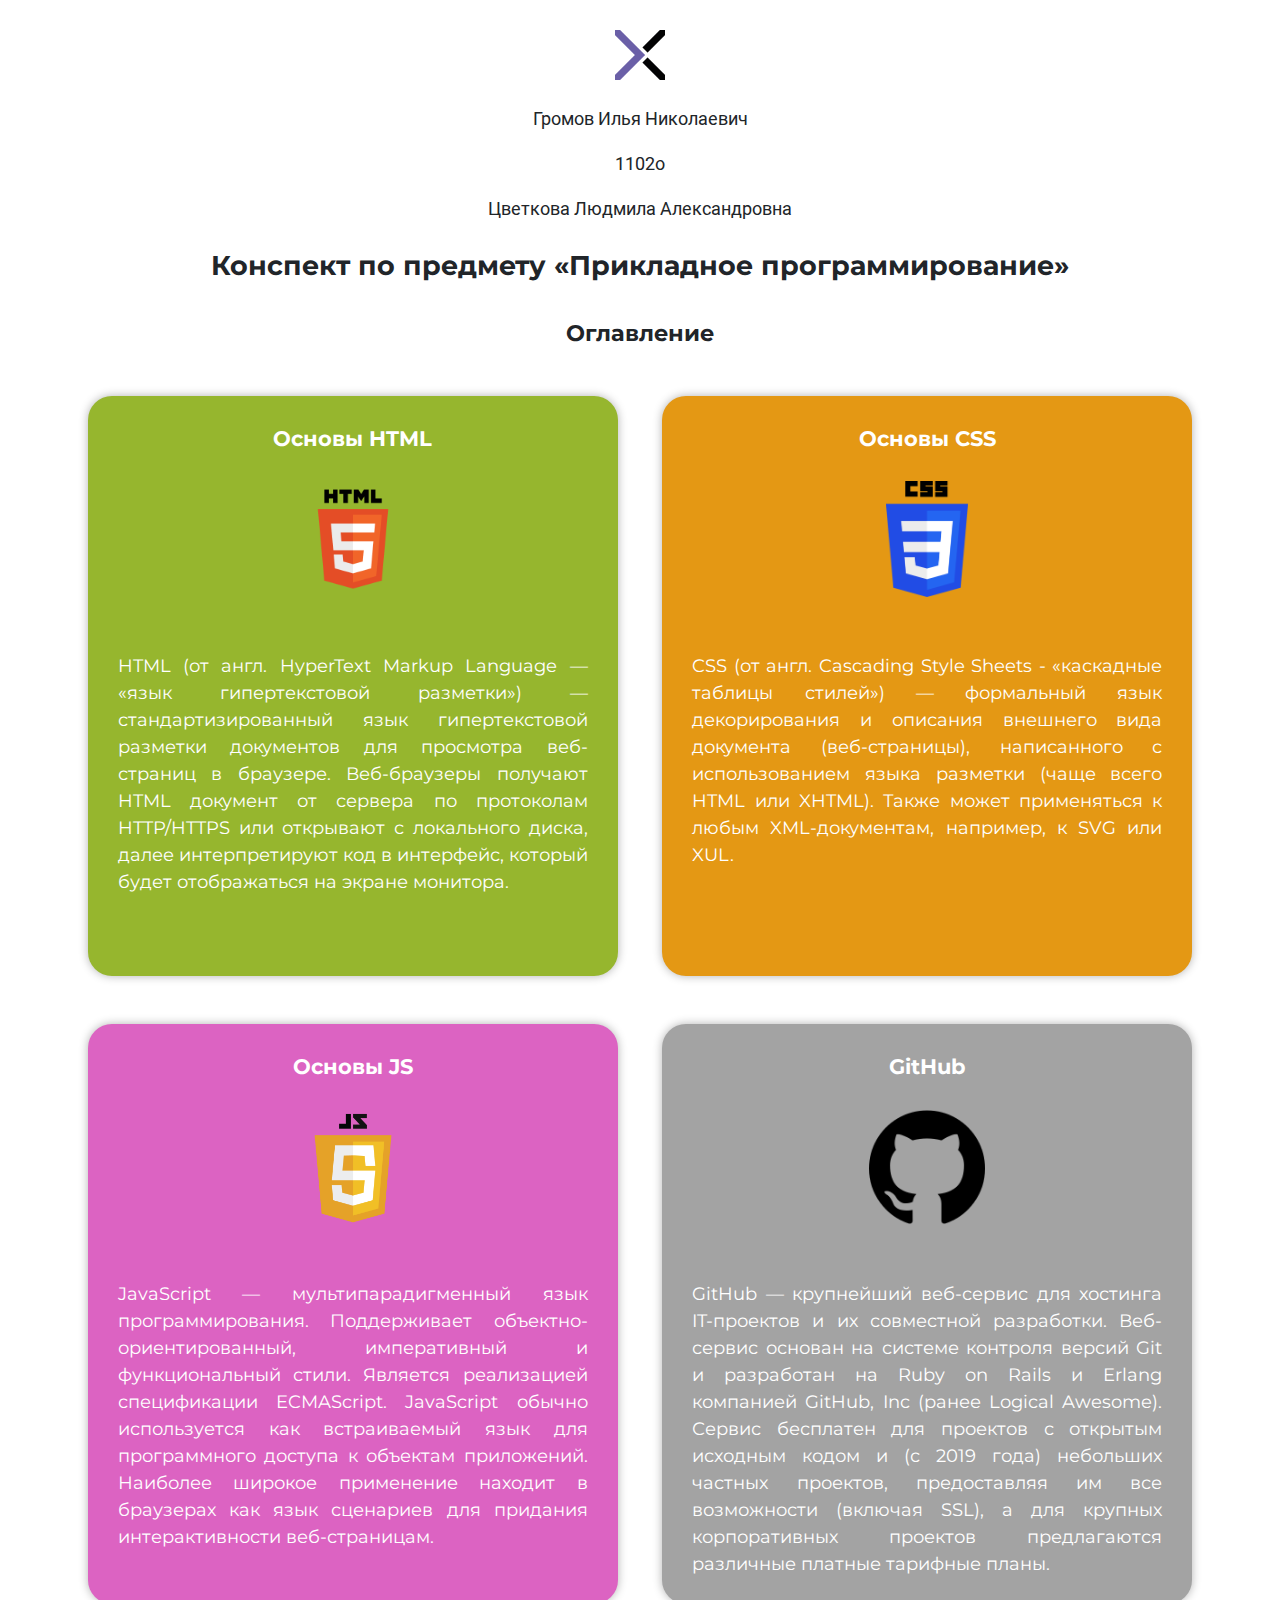
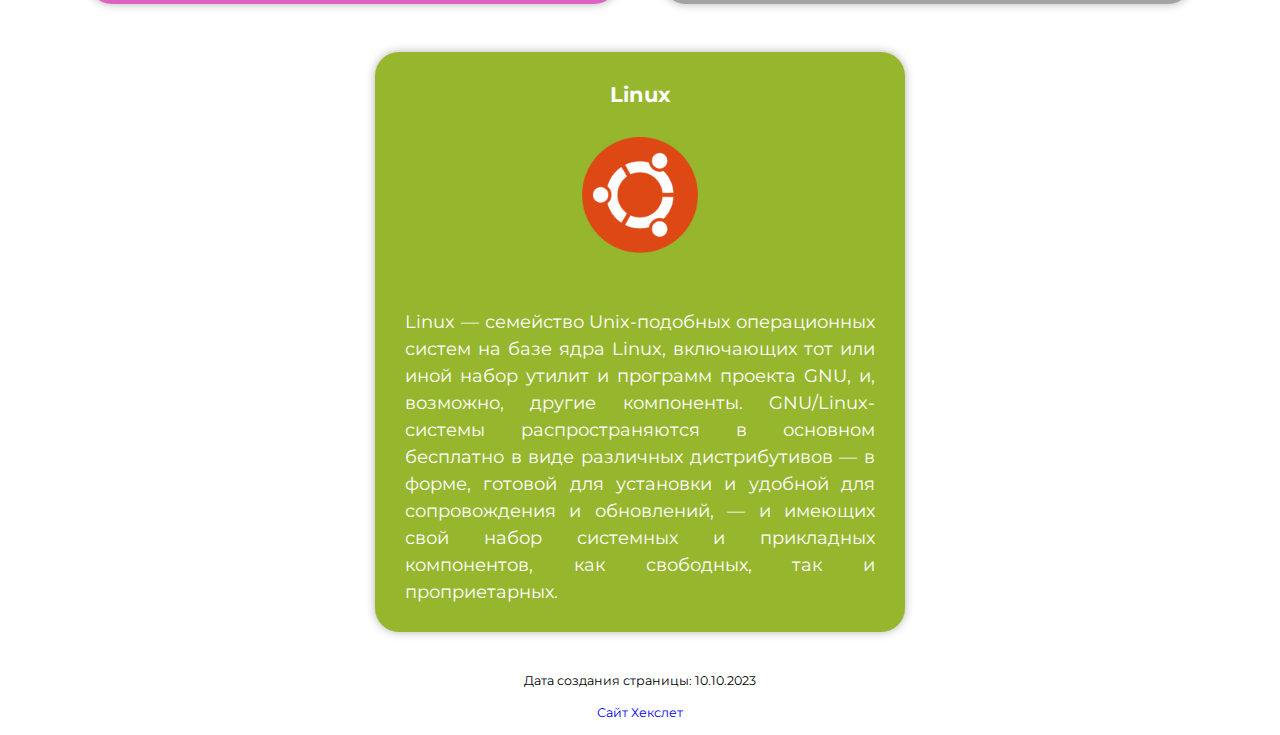
<file: index.html>
<!DOCTYPE html>
<html lang="ru">
  <head>
    <meta charset="UTF-8">
    <title>Contents</title>
    <link rel="stylesheet" href="main-style.css">
  </head>
  <body>
    <header>
        <img src="images/logo.png" alt="Логотип">
        <p>Громов Илья Николаевич</p>
        <p>1102о</p>
        <p>Цветкова Людмила Александровна</p>
    </header>
    <main>
        <h1>Конспект по предмету «Прикладное программирование»</h1>
        <h2>Оглавление</h2>
        <div class="blocks">
            <section class="block green-bg">
                <h3><a href="basic-html.html">Основы HTML</a></h3>
                <img src="images/html-logo.png" alt="Изображение для Основ HTML">
                <p>HTML (от англ. HyperText Markup Language — «язык гипертекстовой разметки») — стандартизированный язык гипертекстовой разметки документов для просмотра веб-страниц в браузере. Веб-браузеры получают HTML документ от сервера по протоколам HTTP/HTTPS или открывают с локального диска, далее интерпретируют код в интерфейс, который будет отображаться на экране монитора.</p>
            </section>
      
            <section class="block orange-bg">
                <h3><a href="basic-css.html">Основы CSS</a></h3>
                <img src="images/css-logo.png" alt="Изображение для Основ CSS">
                <p>CSS (от англ. Cascading Style Sheets - «каскадные таблицы стилей») — формальный язык декорирования и описания внешнего вида документа (веб-страницы), написанного с использованием языка разметки (чаще всего HTML или XHTML). Также может применяться к любым XML-документам, например, к SVG или XUL.</p>
            </section>
      
            <section class="block purple-bg">
                <h3><a href="basic-js.html">Основы JS</a></h3>
                <img src="images/js-logo.png" alt="Изображение для Основ JS">
                <p>JavaScript — мультипарадигменный язык программирования. Поддерживает объектно-ориентированный, императивный и функциональный стили. Является реализацией спецификации ECMAScript. JavaScript обычно используется как встраиваемый язык для программного доступа к объектам приложений. Наиболее широкое применение находит в браузерах как язык сценариев для придания интерактивности веб-страницам.</p>
            </section>
      
            <section class="block gray-bg">
                <h3><a href="basic-github.html">GitHub</a></h3>
                <img src="images/github-logo.png" alt="Изображение для GitHub">
                <p>GitHub — крупнейший веб-сервис для хостинга IT-проектов и их совместной разработки. Веб-сервис основан на системе контроля версий Git и разработан на Ruby on Rails и Erlang компанией GitHub, Inc (ранее Logical Awesome). Сервис бесплатен для проектов с открытым исходным кодом и (с 2019 года) небольших частных проектов, предоставляя им все возможности (включая SSL), а для крупных корпоративных проектов предлагаются различные платные тарифные планы.</p>
            </section>
      
            <section class="block green-bg">
                <h3><a href="basic-linux.html">Linux</a></h3>
                <img src="images/ubuntu-logo.png" alt="Изображение для Linux">
                <p>Linux — семейство Unix-подобных операционных систем на базе ядра Linux, включающих тот или иной набор утилит и программ проекта GNU, и, возможно, другие компоненты. GNU/Linux-системы распространяются в основном бесплатно в виде различных дистрибутивов — в форме, готовой для установки и удобной для сопровождения и обновлений, — и имеющих свой набор системных и прикладных компонентов, как свободных, так и проприетарных.</p>
            </section>
        </div>
    </main>
        <div class="footer">
            <footer>
                <p>Дата создания страницы: 10.10.2023</p>
                <p><a class="footer-link" href="https://ru.hexlet.io/" target="_blank">Сайт Хекслет</a></p>
            </footer>
        </div>
  </body>
</html>
</file>
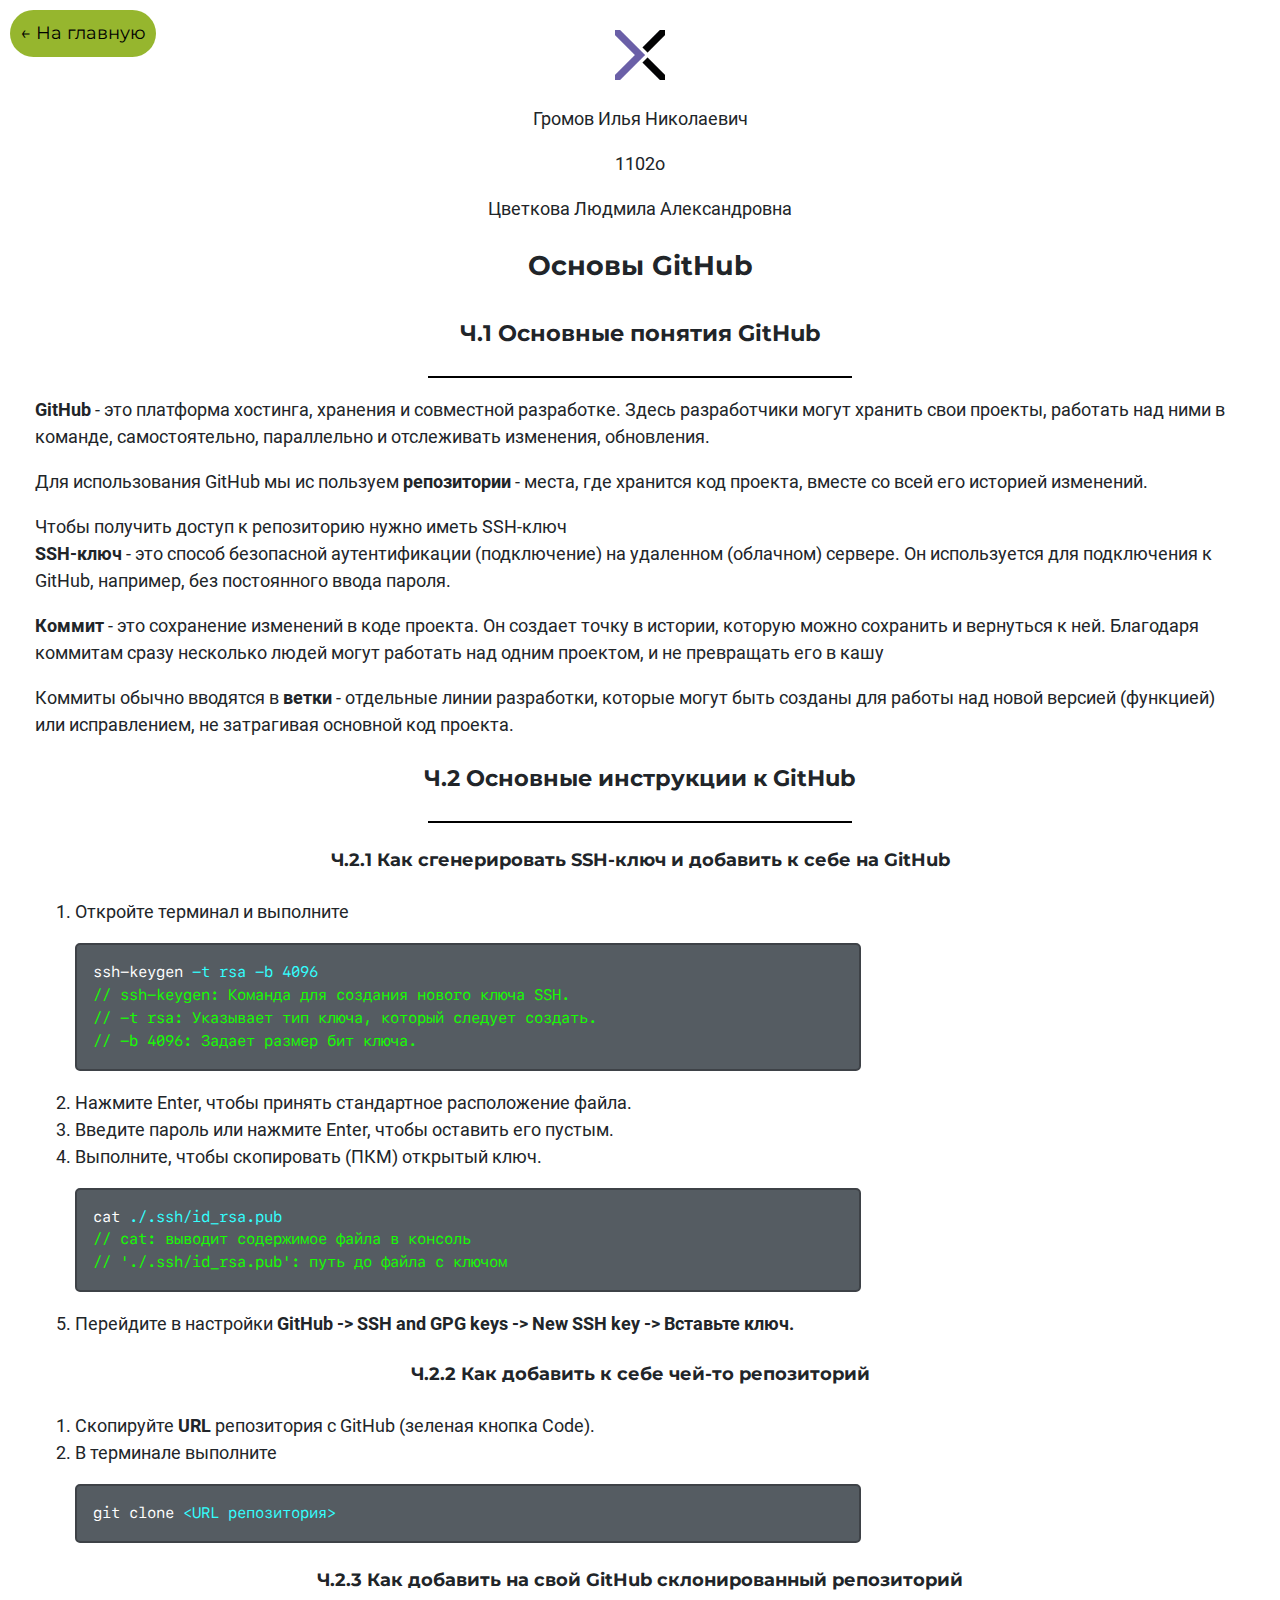
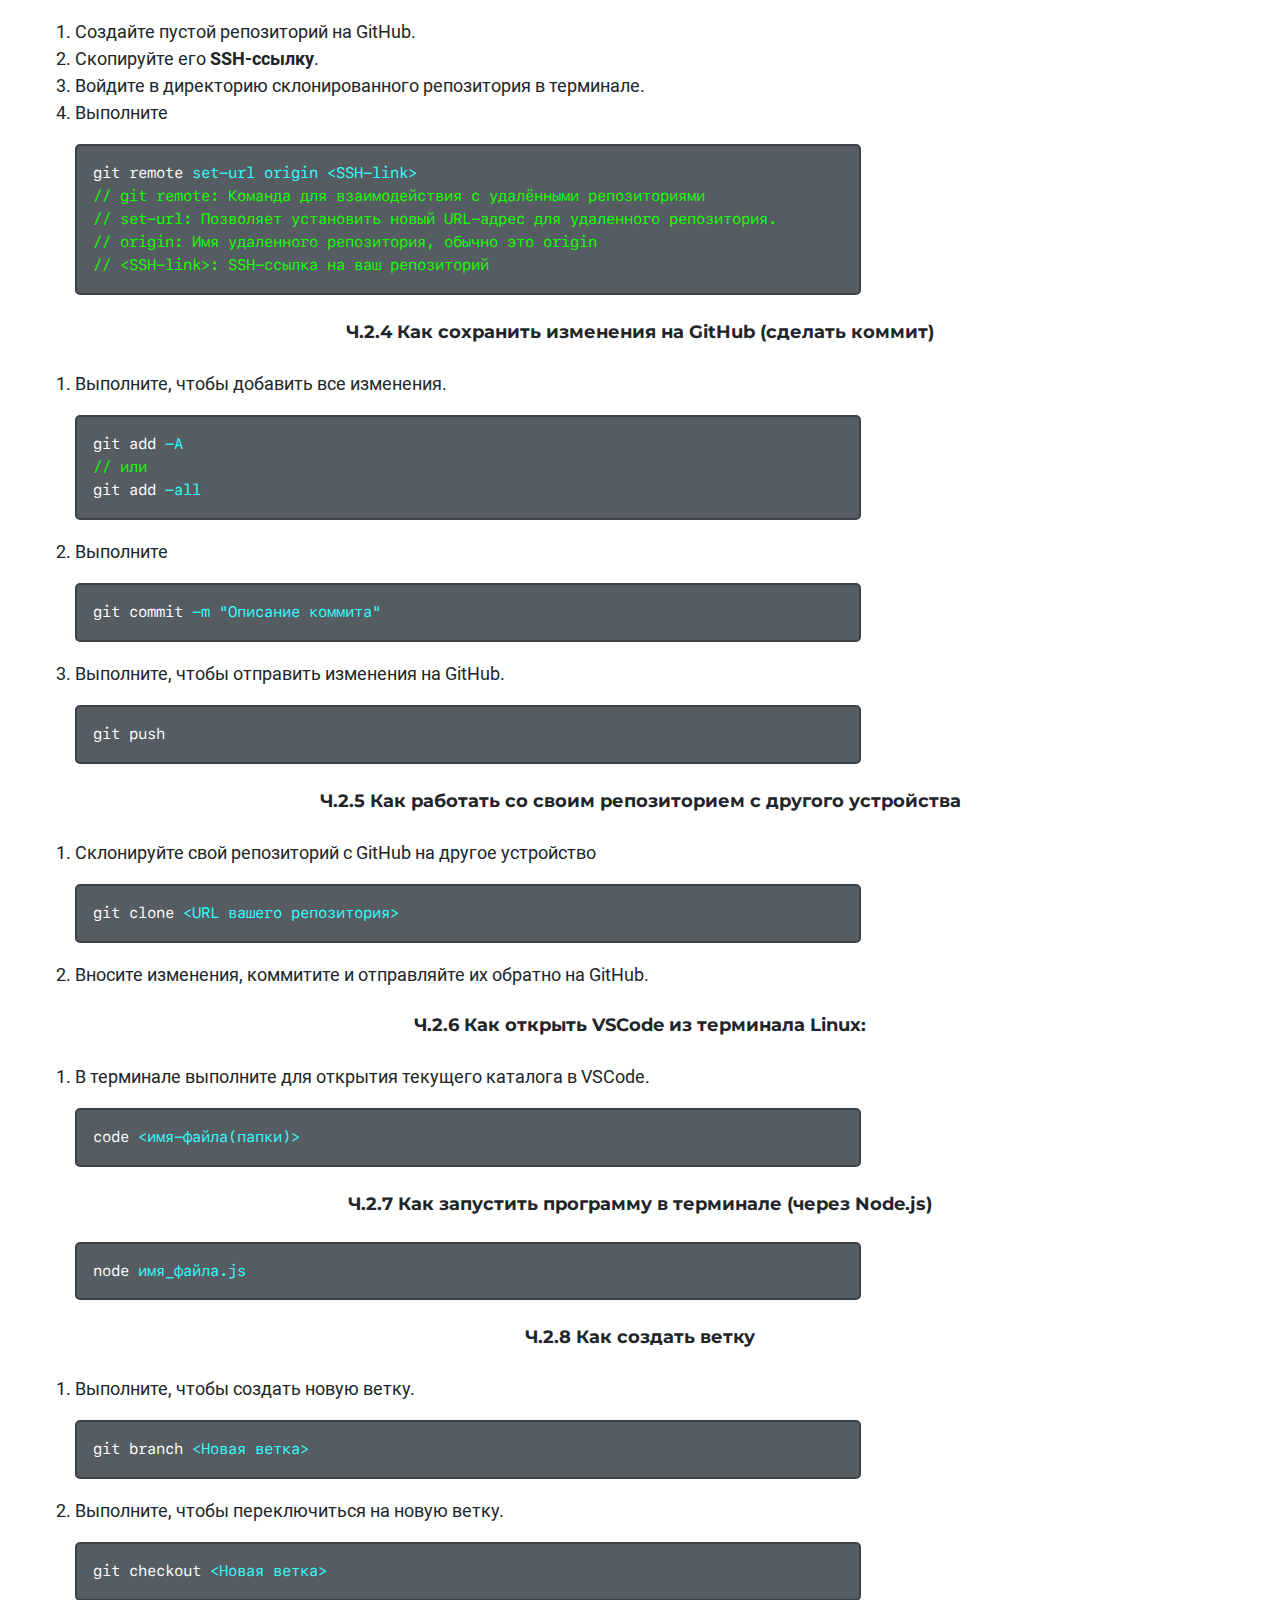
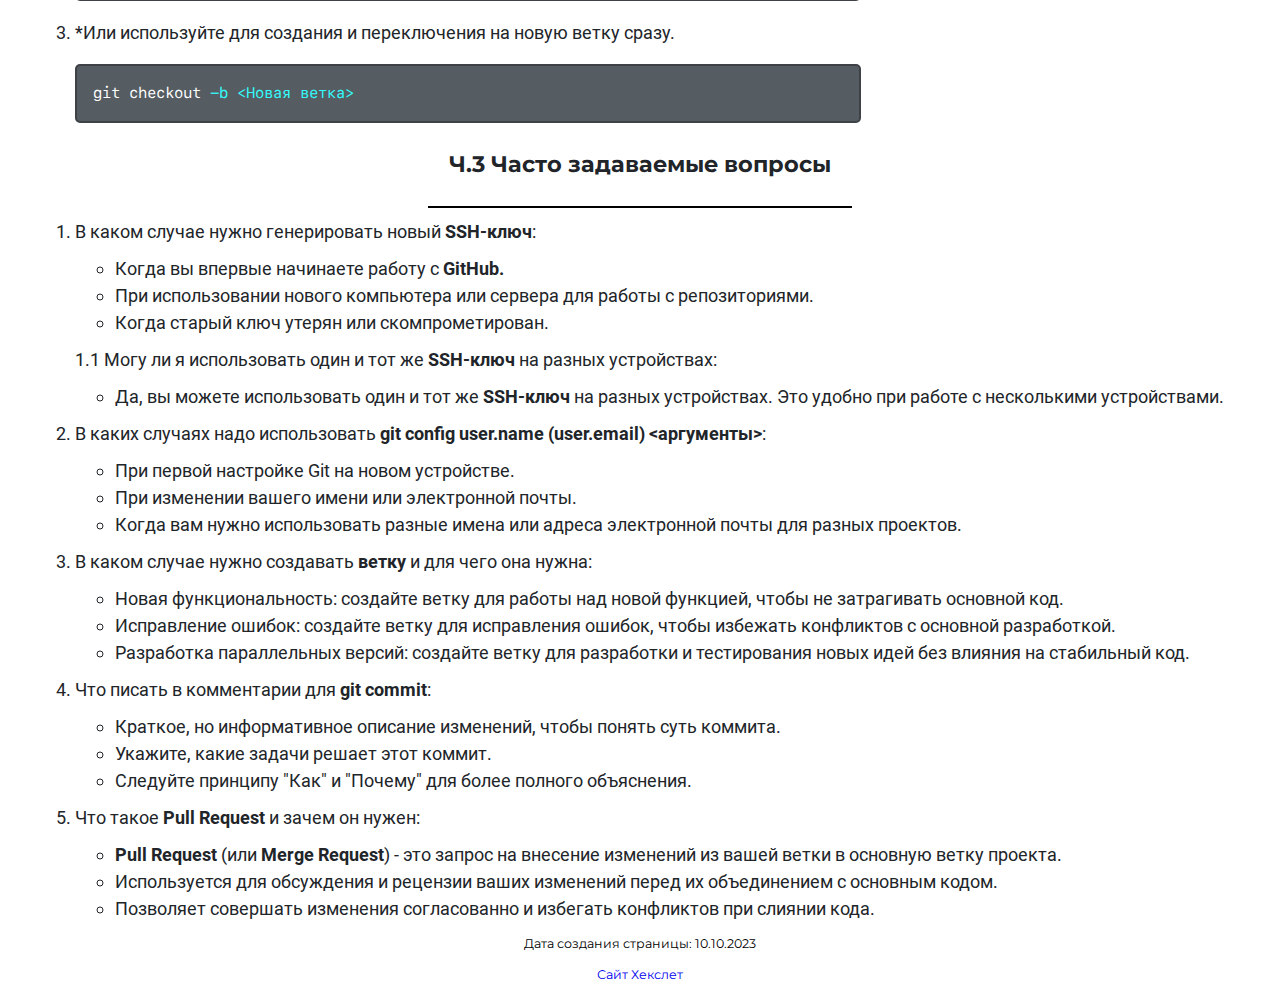
<file: basic-github.html>
<!DOCTYPE html>
<html lang="ru">
<head>
    <meta charset="UTF-8">
    <title>Basic GitHub</title>
    <link rel="stylesheet" href="basic-styles.css">
</head>
<body>
    <a class="back" href="index.html">← На главную</a>
    <header>
        <img src="images/logo.png" alt="Логотип">
        <p>Громов Илья Николаевич</p>
        <p>1102о</p>
        <p>Цветкова Людмила Александровна</p>
    </header>

    <main>
        <h1>Основы GitHub</h1>
        <h2>Ч.1 Основные понятия GitHub</h2>
        <hr>
        <p><span class="bold">GitHub</span> - это платформа хостинга, хранения и совместной разработке. Здесь разработчики могут хранить свои проекты, работать над ними в команде, самостоятельно, параллельно и отслеживать изменения, обновления.</p>
        <p>Для использования GitHub мы ис   пользуем <span class="bold">репозитории</span> - места, где хранится код проекта, вместе со всей его историей изменений.</p>
        <p>Чтобы получить доступ к репозиторию нужно иметь SSH-ключ<br><span class="bold">SSH-ключ</span> - это способ безопасной аутентификации (подключение) на удаленном (облачном) сервере. Он используется для подключения к GitHub, например, без постоянного ввода пароля.</p>
        <p><span class="bold">Коммит</span> - это сохранение изменений в коде проекта. Он создает точку в истории, которую можно сохранить и вернуться к ней. Благодаря коммитам сразу несколько людей могут работать над одним проектом, и не превращать его в кашу</p>
        <p>Коммиты обычно вводятся в <span class="bold">ветки</span> - отдельные линии разработки, которые могут быть созданы для работы над новой версией (функцией) или исправлением, не затрагивая основной код проекта.</p>
        <h2>Ч.2 Основные инструкции к GitHub</h2>
        <hr>
        <h3>Ч.2.1 Как сгенерировать SSH-ключ и добавить к себе на GitHub</h3>
        <ol>
            <li>
                Откройте терминал и выполните 
                <pre><code><span class="command">ssh-keygen</span> <span class="argument">-t rsa -b 4096</span>
<span class="comment">// ssh-keygen: Команда для создания нового ключа SSH.</span>
<span class="comment">// -t rsa: Указывает тип ключа, который следует создать.</span>
<span class="comment">// -b 4096: Задает размер бит ключа.</span></code></pre>
            </li>
            <li>Нажмите Enter, чтобы принять стандартное расположение файла.</li>
            <li>Введите пароль или нажмите Enter, чтобы оставить его пустым.</li>
            <li>
                Выполните, чтобы скопировать (ПКМ) открытый ключ.
                <pre><code><span class="command">cat</span> <span class="argument">./.ssh/id_rsa.pub</span>
<span class="comment">// cat: выводит содержимое файла в консоль</span>
<span class="comment">// './.ssh/id_rsa.pub': путь до файла с ключом</span></code></pre>
            </li>
            <li>Перейдите в настройки <span class="bold">GitHub -> SSH and GPG keys -> New SSH key -> Вставьте ключ.</span></li>
        </ol>
        <h3>Ч.2.2 Как добавить к себе чей-то репозиторий</h3>
        <ol>
            <li>Скопируйте <span class="bold">URL</span> репозитория с GitHub (зеленая кнопка Code).</li>
            <li>
                В терминале выполните
                <pre><code><span class="command">git clone</span> <span class="argument">&lt;URL репозитория&gt;</span></code></pre>
            </li>
        </ol>
        <h3>Ч.2.3 Как добавить на свой GitHub склонированный репозиторий</h3>
        <ol>
            <li>Создайте пустой репозиторий на GitHub.</li>
            <li>Скопируйте его <span class="bold">SSH-ссылку</span>.</li>
            <li>Войдите в директорию склонированного репозитория в терминале.</li>
            <li>
                Выполните
                <pre><code><span class="command">git remote</span> <span class="argument">set-url origin &lt;SSH-link&gt;</span>
<span class="comment">// git remote: Команда для взаимодействия с удалёнными репозиториями</span>
<span class="comment">// set-url: Позволяет установить новый URL-адрес для удаленного репозитория.</span>
<span class="comment">// origin: Имя удаленного репозитория, обычно это origin</span>
<span class="comment">// &lt;SSH-link&gt: SSH-ссылка на ваш репозиторий</span></code></pre>
            </li>
        </ol>
        <h3>Ч.2.4 Как сохранить изменения на GitHub (сделать коммит)</h3>
        <ol>
            <li>Выполните, чтобы добавить все изменения.</li>
            <pre><code><span class="command">git add</span> <span class="argument">-A</span>
<span class="comment">// или</span>
<span class="command">git add</span> <span class="argument">-all</span></code></pre>
            <li>Выполните</li>
            <pre><code><span class="command">git commit</span> <span class="argument">-m "Описание коммита"</span></code></pre>
            <li>Выполните, чтобы отправить изменения на GitHub.</li>
            <pre><code><span class="command">git push</span></code></pre>
        </ol>
        <h3>Ч.2.5 Как работать со своим репозиторием с другого устройства</h3>
        <ol>
            <li>Склонируйте свой репозиторий с GitHub на другое устройство</li>
            <pre><code><span class="command">git clone</span> <span class="argument">&lt;URL вашего репозитория&gt;</span></code></pre>
            <li>Вносите изменения, коммитите и отправляйте их обратно на GitHub.</li>
        </ol>
        <h3>Ч.2.6 Как открыть VSCode из терминала Linux:</h3>
        <ol>
            <li>В терминале выполните для открытия текущего каталога в VSCode.</li>
            <pre><code><span class="command">code</span> <span class="argument">&lt;имя-файла(папки)&gt;</span></code></pre>
        </ol>
        <h3>Ч.2.7 Как запустить программу в терминале (через Node.js)</h3>
        <ol>
            <pre><code><span class="command">node</span> <span class="argument">имя_файла.js</span></code></pre>
        </ol>
        <h3>Ч.2.8 Как создать ветку</h3>
        <ol>
            <li>Выполните, чтобы создать новую ветку.</li>
            <pre><code><span class="command">git branch</span> <span class="argument">&lt;Новая ветка&gt;</span></code></pre>
            <li>Выполните, чтобы переключиться на новую ветку.</li>
            <pre><code><span class="command">git checkout</span> <span class="argument">&lt;Новая ветка&gt;</span></code></pre>
            <li>*Или используйте для создания и переключения на новую ветку сразу.</li>
            <pre><code><span class="command">git checkout</span> <span class="argument">-b &lt;Новая ветка&gt;</span></code></pre>
        </ol>
        <h2>Ч.3 Часто задаваемые вопросы</h2>
        <hr>
        <ol>
            <li>В каком случае нужно генерировать новый <span class="bold">SSH-ключ</span>:</li>
            <ul>
                <li>Когда вы впервые начинаете работу с <span class="bold">GitHub.</span></li>
                <li>При использовании нового компьютера или сервера для работы с репозиториями.</li>
                <li>Когда старый ключ утерян или скомпрометирован.</li>
            </ul>
            <a>1.1 Могу ли я использовать один и тот же <span class="bold">SSH-ключ</span> на разных устройствах:</a>
            <ul>
                <li>Да, вы можете использовать один и тот же <span class="bold">SSH-ключ</span> на разных устройствах. Это удобно при работе с несколькими устройствами.</li>
            </ul>
            <li>В каких случаях надо использовать <span class="bold">git config user.name (user.email) &lt;аргументы&gt;</span>:</li>
            <ul>
                <li>При первой настройке Git на новом устройстве.</li>
                <li>При изменении вашего имени или электронной почты.</li>
                <li>Когда вам нужно использовать разные имена или адреса электронной почты для разных проектов.</li>
            </ul>
            <li>В каком случае нужно создавать <span class="bold">ветку</span> и для чего она нужна:</li>
            <ul>
                <li>Новая функциональность: создайте ветку для работы над новой функцией, чтобы не затрагивать основной код.</li>
                <li>Исправление ошибок: создайте ветку для исправления ошибок, чтобы избежать конфликтов с основной разработкой.</li>
                <li>Разработка параллельных версий: создайте ветку для разработки и тестирования новых идей без влияния на стабильный код.</li>
            </ul>
            <li>Что писать в комментарии для <span class="bold">git commit</span>:</li>
            <ul>
                <li>Краткое, но информативное описание изменений, чтобы понять суть коммита.</li>
                <li>Укажите, какие задачи решает этот коммит.</li>
                <li>Следуйте принципу "Как" и "Почему" для более полного объяснения.</li>
            </ul>
            <li>Что такое <span class="bold">Pull Request</span> и зачем он нужен:</li>
            <ul>
                <li><span class="bold">Pull Request</span> (или <span class="bold">Merge Request</span>) - это запрос на внесение изменений из вашей ветки в основную ветку проекта.</li>
                <li>Используется для обсуждения и рецензии ваших изменений перед их объединением с основным кодом.</li>
                <li>Позволяет совершать изменения согласованно и избегать конфликтов при слиянии кода.</li> 
            </ul>
        </ol>
    </main>

    <footer>
        <p>Дата создания страницы: 10.10.2023</p>
        <p><a class="footer-link" href="https://ru.hexlet.io/" target="_blank">Сайт Хекслет</a></p>
    </footer>
</body>
</html>
</file>
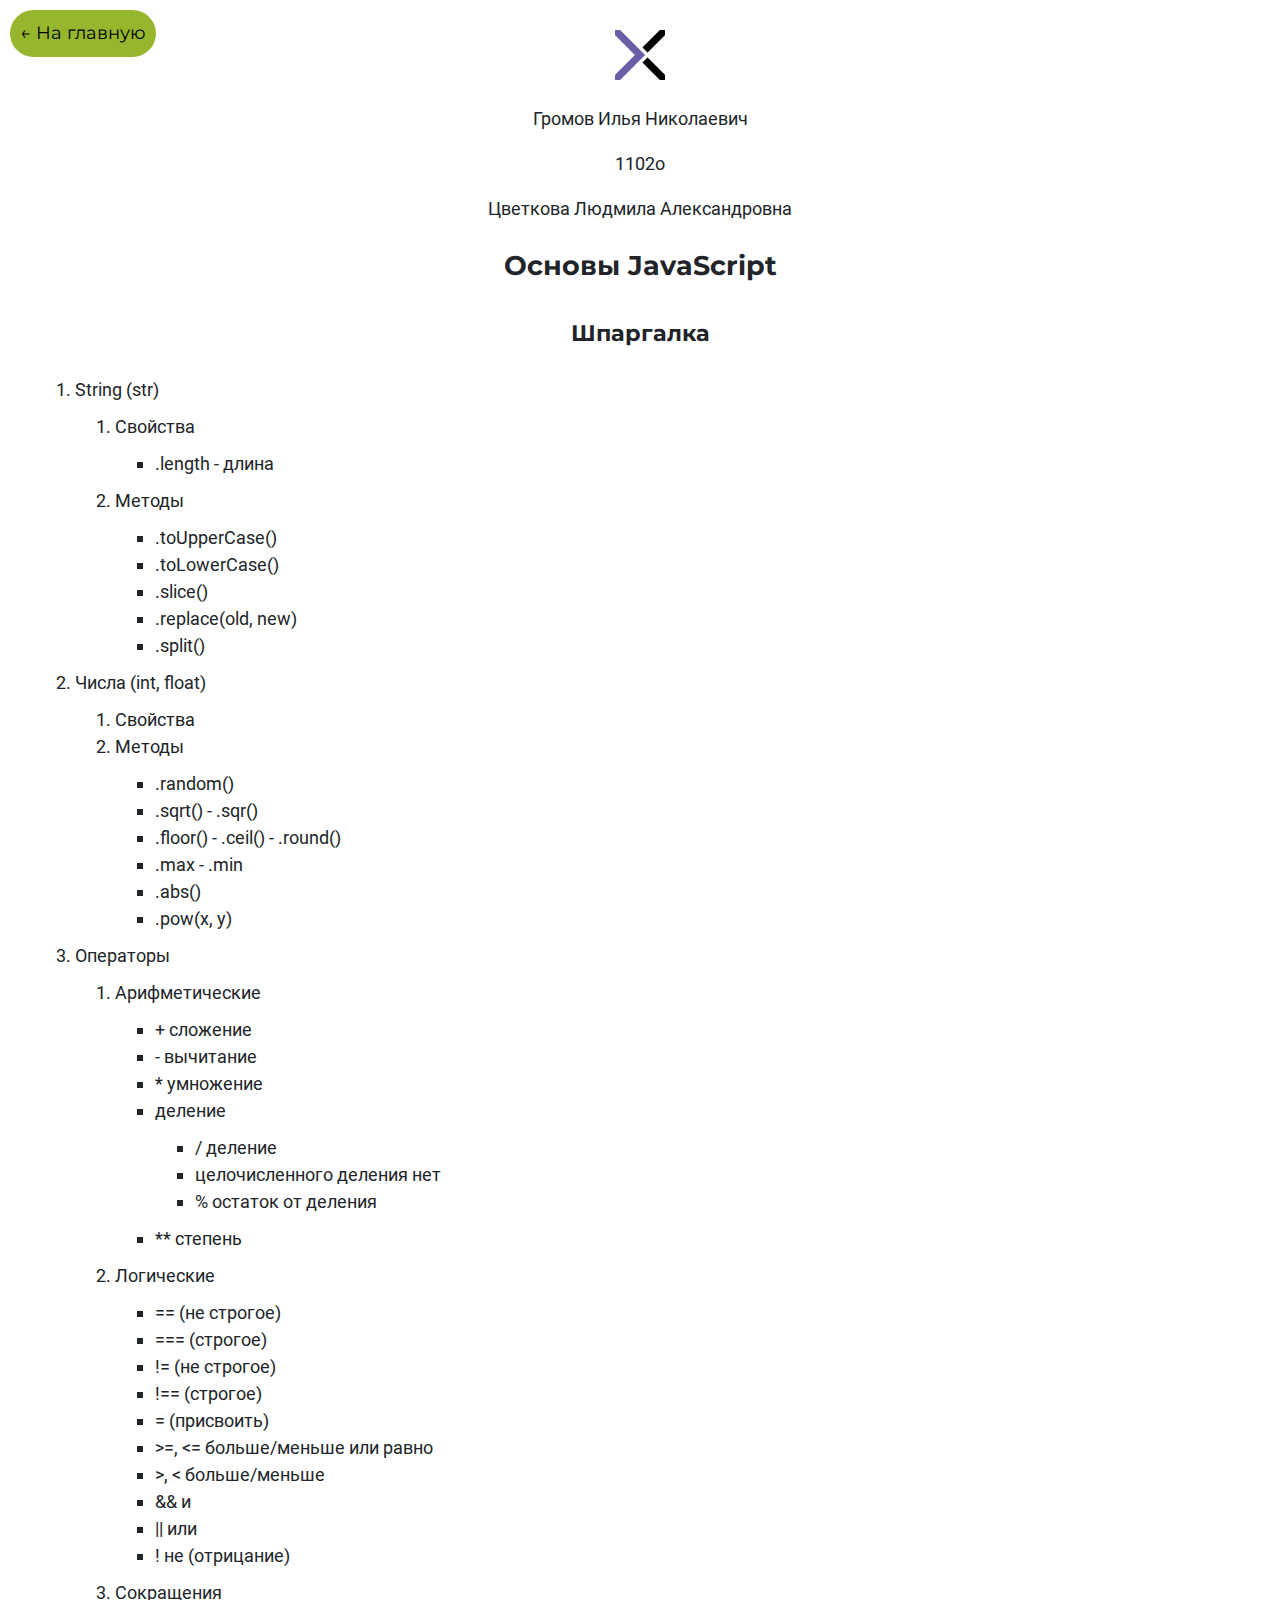
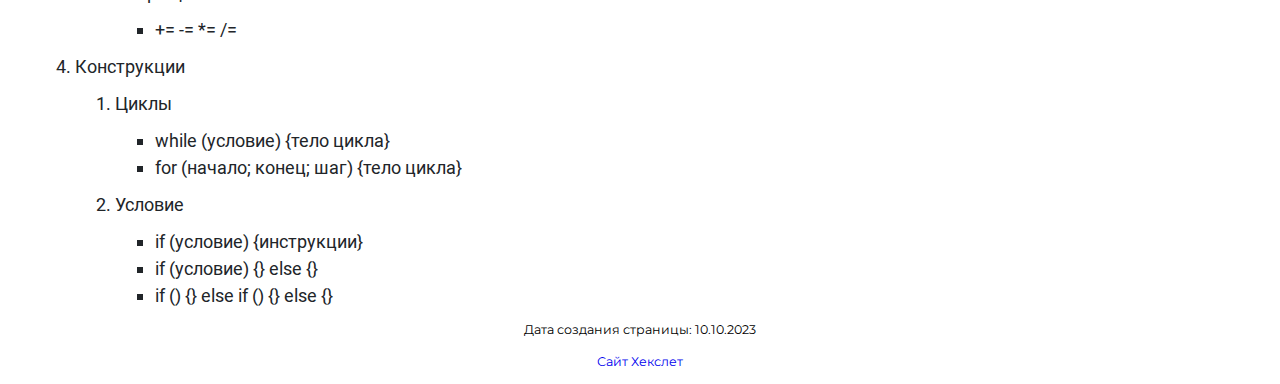
<file: basic-js.html>
<!DOCTYPE html>
<html lang="ru">
<head>
    <meta charset="UTF-8">
    <title>Basic JavaScript</title>
    <link rel="stylesheet" href="basic-styles.css">
</head>
<body>
    <a class="back" href="index.html">← На главную</a>
    <header>
        <img src="images/logo.png" alt="Логотип">
        <p>Громов Илья Николаевич</p>
        <p>1102о</p>
        <p>Цветкова Людмила Александровна</p>
    </header>

    <main>
        <h1>Основы JavaScript</h1>
        <h2>Шпаргалка</h2>
        <ol>
            <li>String (str)</li>
            <ol>
                <li>Свойства</li>
                <ul>
                    <li>.length - длина </li>
                </ul>
                <li>Методы</li>
                <ul>
                    <li>.toUpperCase()</li>
                    <li>.toLowerCase()</li>
                    <li>.slice()</li>
                    <li>.replace(old, new)</li>
                    <li>.split()</li>
                </ul>
            </ol>
            <li>Числа (int, float)</li>
            <ol>
                <li>Свойства</li>
                <li>Методы</li>
                <ul>
                    <li>.random()</li>
                    <li>.sqrt() - .sqr()</li>
                    <li>.floor() - .ceil() - .round()</li>
                    <li>.max - .min</li>
                    <li>.abs()</li>
                    <li>.pow(x, y)</li>
                </ul>
            </ol>
            <li>Операторы</li>
            <ol>
                <li>Арифметические</li>
                <ul>
                    <li>+ сложение</li>
                    <li>- вычитание</li>
                    <li>* умножение</li>
                    <li>деление</li>
                    <ul>
                        <li>/ деление</li>
                        <li>целочисленного деления нет</li>
                        <li>% остаток от деления</li>
                    </ul>
                    <li>** степень</li>
                </ul>
                <li>Логические</li>
                <ul>
                    <li>== (не строгое)</li>
                    <li>=== (строгое)</li>
                    <li>!= (не строгое)</li>
                    <li>!== (строгое)</li>
                    <li>= (присвоить)</li>
                    <li>&gt;=, &lt;= больше/меньше или равно</li>
                    <li>&gt;, &lt; больше/меньше</li>
                    <li>&& и</li>
                    <li>|| или</li>
                    <li>! не (отрицание)</li>
                </ul>
                <li>Сокращения</li>
                <ul>
                    <li>+= -= *= /=</li>
                </ul>
            </ol>
            <li>Конструкции</li>
            <ol>
                <li>Циклы</li>
                <ul>
                    <li>while (условие) {тело цикла}</li>
                    <li>for (начало; конец; шаг) {тело цикла}</li>
                </ul>
                <li>Условие</li>
                <ul>
                    <li>if (условие) {инструкции}</li>
                    <li>if (условие) {} else {}</li>
                    <li>if () {} else if () {} else {}</li>
                </ul>
            </ol>
        </ol>
    </main>

    <footer>
        <p>Дата создания страницы: 10.10.2023</p>
        <p><a class="footer-link" href="https://ru.hexlet.io/" target="_blank">Сайт Хекслет</a></p>
    </footer>
</body>
</html>
</file>
<file: main-style.css>
@font-face {
  font-family: 'Roboto';
  src: url('fonts/Roboto/Roboto-Regular.ttf') format(trueType);
  font-weight: normal;
}

@font-face {
  font-family: 'Montserrat';
  src: url('fonts/Montserrat/static/Montserrat-Regular.ttf') format(trueType);
  font-weight: normal;
}

@font-face {
  font-family: 'Roboto';
  src: url('fonts/Roboto/Roboto-Bold.ttf') format(trueType);
  font-weight: bold;

}

@font-face {
  font-family: 'Montserrat';
  src: url('fonts/Montserrat/static/Montserrat-Bold.ttf') format(trueType);
  font-weight: bold;
}
/*Цвета триады */
.orange-bg{
    background-color: #e49814;
}

.purple-bg{
    background-color: #DC63C2;
}

.green-bg{
    background-color: #96B62E;
}

.gray-bg{
    background-color: #a3a3a3;
}

body {
    margin: 0;
    font-size: 18px;
    font-weight: 400;
    line-height: 1.5;
    color: #212529;
  }
  
  header {
    padding-top: 30px;
    text-align: center;
    font-family: 'Roboto', sans-serif;
  }
  
  header img {
    width: 50px;
    height: 50px;
    font-size: 0.8em;
  }
  
  h1, h2 {
    font-family: 'Montserrat', sans-serif;
    text-align: center;
    padding: 6px 10px;
  }
  
  h1 {
    font-size: 1.5em;
  }
  
  h2 {
    font-size: 1.25em;
  }

  h3 {
    font-family: 'Montserrat', sans-serif;
    padding: 6px 10px;
  }

  .blocks {
    text-align: center;
  }

  .block {
    display: inline-block;
    font-family: 'Montserrat', sans-serif;
    font-size: inherit;
    border-radius: 24px;
    box-shadow: 0 0 10px rgba(0, 0, 0, 0.3);
    height: 580px;
    width: 530px;
    margin: 20px;
    overflow: hidden;
    color: white;
  }
  
  .block:hover {
    box-shadow: 0 0 20px rgba(0, 0, 0, 0.5);
  }
  
  .block img {
    max-height: 20%;
    width: auto;
  }
  
  .block a {
    text-decoration: none;
    color: #FFFFFF;
  }
  
  .block p {
    padding: 30px;
    text-align: justify;
  } 

  .block a:hover {
    color: #000000;
  }

  footer {
    bottom: 0;
    width: 100%;
    text-align: center;
    color: #000000;
  }
  
  footer p {
    font-size: 0.7em;
    font-family: "Montserrat", sans-serif;
  }
  
  .footer-link {
    text-decoration: none;
  }
</file>
<file: basic-styles.css>
@font-face {
  font-family: 'Roboto';
  src: url('fonts/Roboto/Roboto-Regular.ttf') format(trueType);
  font-weight: normal;
}

@font-face {
  font-family: 'Montserrat';
  src: url('fonts/Montserrat/static/Montserrat-Regular.ttf') format(trueType);
  font-weight: normal;
}

@font-face {
  font-family: 'Roboto';
  src: url('fonts/Roboto/Roboto-Bold.ttf') format(trueType);
  font-weight: bold;

}

@font-face {
  font-family: 'Montserrat';
  src: url('fonts/Montserrat/static/Montserrat-Bold.ttf') format(trueType);
  font-weight: bold;
}

@font-face {
    font-family: 'SFMono';
    src: url('fonts/SFMono/SFMono-Regular.otf') format(openType);
}
/*Цвета триады */
.orange-bg{
    background-color: #e49814;
}

.purple-bg{
    background-color: #DC63C2;
}

.green-bg{
    background-color: #96B62E;
}

.gray-bg{
    background-color: #a3a3a3;
}

.bold {
    font-weight: bold;
}

main {
    margin: 0 35px;
    text-align: left;
    font-family: 'Roboto', sans-serif;
}

body {
    margin: 0;
    font-size: 18px;
    font-weight: 400;
    line-height: 1.5;
    color: #212529;
}
  
header {
    padding-top: 30px;
    text-align: center;
    font-family: 'Roboto', sans-serif;
}
  
header img {
    width: 50px;
    height: 50px;
    font-size: 0.8em;
}
  
h1, h2, h3{
    font-family: 'Montserrat', sans-serif;
    text-align: center;
    padding: 6px 10px;
}
  
h1 {
    font-size: 1.5em;
}
  
h2 {
    font-size: 1.25em;
}

h3 {
    font-size: 1em;
    font-weight: bold;
}

h4{
    font-size: 1em;
    font-weight: bold;
}

p {
    font-size: 18px;
}


hr {
    width: 35%;
    height: 2px;
    border: none;
    background-color: #000000;
}
ul, ol {
    margin: 10px 0;
}
code {
    display: block;
    width: 750px;
    background-color: #555c62;
    padding: 16px;
    margin: none none 16px none;
    font-family: 'SFMono';
    font-size: 0.85em;
    border: 2px solid #3e4247;
    border-radius: 5px;
}

.command {
    color: #ffffff; 
}

.argument {
    color: #33ffff;
}

.comment {
    color: #15ff00;
}

footer {
    bottom: 0;
    width: 100%;
    text-align: center;
    color: #000000;
}

footer p {
    font-size: 0.7em;
    font-family: 'Montserrat', sans-serif;
}
  
.footer-link {
    text-decoration: none;
}

.back {
    background-color: #96B62E;
    padding: 10px;
    border-radius: 24px;
    font-size: 18px;
    position: fixed;
    text-align: left;
    top: 0;
    color: #000000;
    margin: 10px;
    font-family: 'Montserrat';
    text-decoration: none;
    transition: background-color, 0.2s;
}

.back:hover{
    background-color: hsl(74, 60%, 60%);
}
</file>
